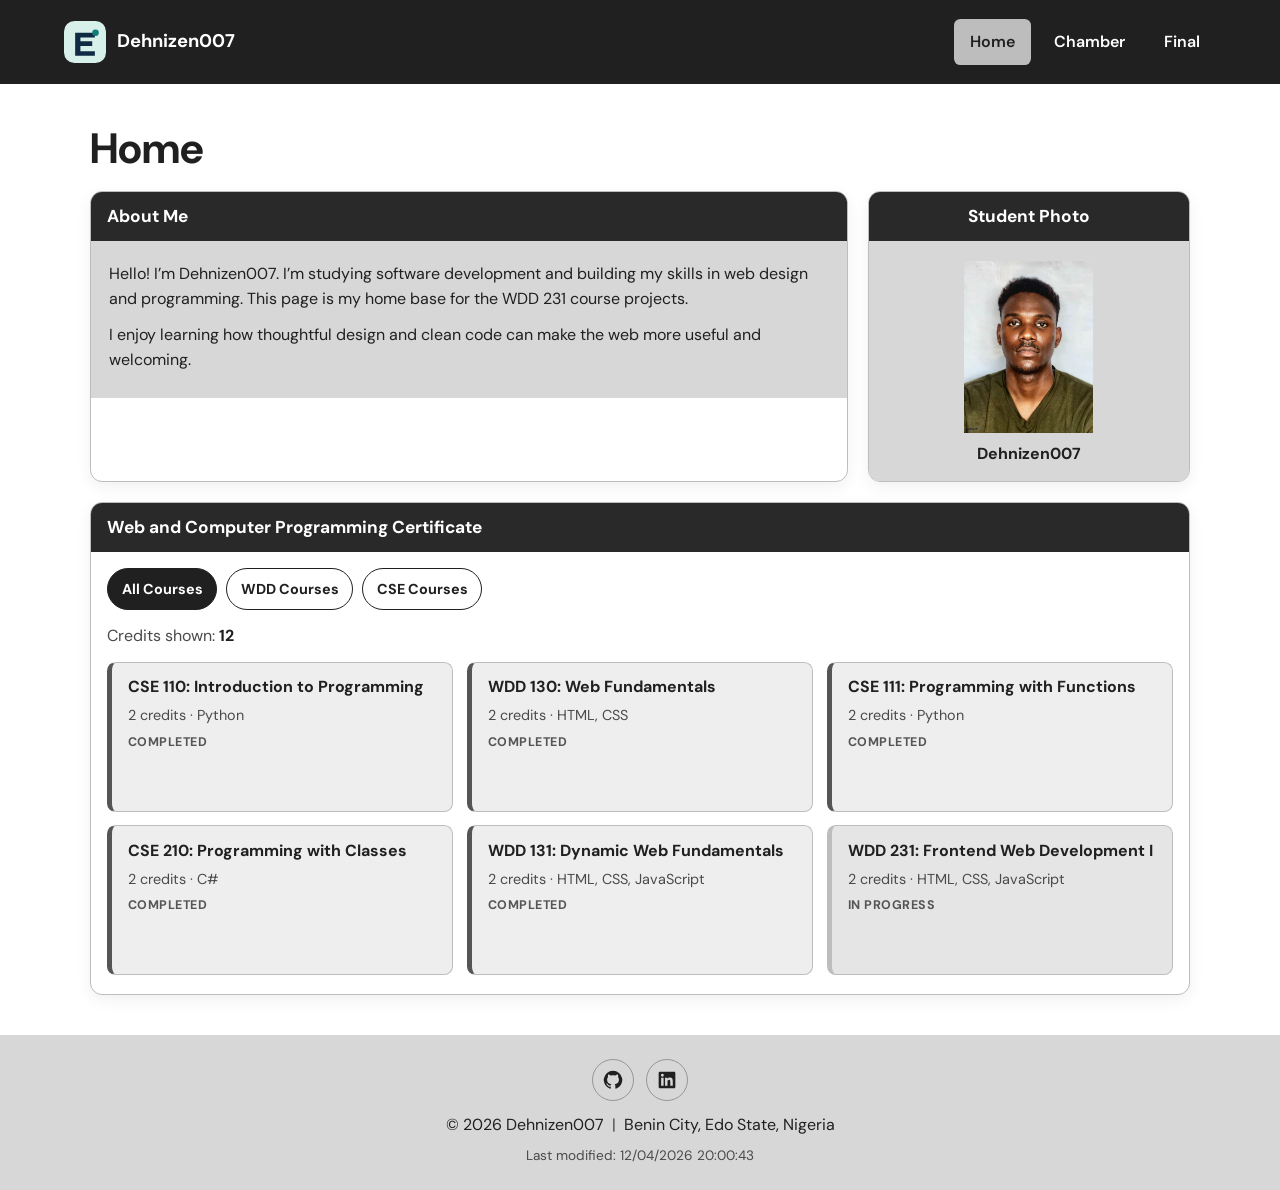
<file: index.html>
<!DOCTYPE html>
<html lang="en">
<head>
    <meta charset="UTF-8">
    <meta name="viewport" content="width=device-width, initial-scale=1.0">
    <meta name="description" content="The course home page of Dennison Ehidiamhen Iyere, a software development student exploring web design and programming.">
    <meta name="author" content="Dehnizen007/Dennison Ehidiamhen Iyere">
    <meta name="theme-color" content="#202020">
    <title>Home | Dehnizen007</title>
    <link rel="icon" href="images/site-logo.svg" type="image/svg+xml">
    <link rel="preconnect" href="https://fonts.googleapis.com">
    <link rel="preconnect" href="https://fonts.gstatic.com" crossorigin>
    <link href="https://fonts.googleapis.com/css2?family=DM+Sans:wght@400;500;600;700&display=swap" rel="stylesheet">
    <link rel="stylesheet" href="styles/small.css">
    <link rel="stylesheet" href="styles/large.css">
    <script src="scripts/navigation.js" defer></script>
    <script src="scripts/courses.js" defer></script>
    <script src="scripts/page.js" defer></script>
</head>
<body>
    <header class="site-header">
        <a class="brand" href="index.html" aria-label="Dehnizen007 home">
            <img src="images/site-logo.svg" alt="Dehnizen007 logo" width="44" height="44">
            <span>Dehnizen007</span>
        </a>
        <button class="menu-toggle" type="button" aria-label="Open navigation menu" aria-expanded="false" aria-controls="primary-navigation">
            <span class="menu-icon" aria-hidden="true"></span>
        </button>
        <nav class="site-nav" id="primary-navigation" aria-label="Primary navigation">
            <ul>
                <li><a href="index.html" aria-current="page">Home</a></li>
                <li><a href="chamber/">Chamber</a></li>
                <li><a href="final/">Final</a></li>
            </ul>
        </nav>
    </header>

    <main class="page-content">
        <h1>Home</h1>

        <div class="intro-grid">
            <section class="panel about-panel" aria-labelledby="about-heading">
                <h2 id="about-heading">About Me</h2>
                <div class="panel-content">
                    <p>Hello! I’m Dehnizen007. I’m studying software development and building my skills in web design and programming. This page is my home base for the WDD 231 course projects.</p>
                    <p>I enjoy learning how thoughtful design and clean code can make the web more useful and welcoming.</p>
                </div>
            </section>

            <section class="panel portrait-panel" aria-labelledby="portrait-heading">
                <h2 id="portrait-heading">Student Photo</h2>
                <figure class="portrait">
                    <img src="images/profile.jpg" alt="Portrait of Dehnizen007" width="300" height="300">
                    <figcaption>Dehnizen007</figcaption>
                </figure>
            </section>
        </div>

        <section class="panel certificate-panel" aria-labelledby="certificate-heading">
            <h2 id="certificate-heading">Web and Computer Programming Certificate</h2>
            <div class="course-filters" role="group" aria-label="Filter courses">
                <button class="filter-button is-active" type="button" data-filter="ALL" aria-pressed="true">All Courses</button>
                <button class="filter-button" type="button" data-filter="WDD" aria-pressed="false">WDD Courses</button>
                <button class="filter-button" type="button" data-filter="CSE" aria-pressed="false">CSE Courses</button>
            </div>
            <p class="credit-summary" aria-live="polite">Credits shown: <strong id="credit-total">0</strong></p>
            <div class="course-list" id="course-list" aria-live="polite"></div>
        </section>
    </main>

    <footer class="site-footer">
        <nav class="social-links" aria-label="Social media">
            <a href="https://github.com/Dehnizen007/wdd231" aria-label="GitHub repository for wdd231" target="_blank" rel="noopener noreferrer">
                <svg viewBox="0 0 24 24" aria-hidden="true"><path d="M12 .9a11.1 11.1 0 0 0-3.51 21.63c.56.1.76-.24.76-.54v-2.08c-3.1.67-3.76-1.32-3.76-1.32-.5-1.29-1.24-1.63-1.24-1.63-1.01-.69.08-.68.08-.68 1.12.08 1.71 1.15 1.71 1.15 1 1.7 2.62 1.21 3.26.93.1-.72.39-1.21.71-1.49-2.47-.28-5.06-1.24-5.06-5.51 0-1.22.44-2.22 1.15-3-.12-.28-.5-1.42.11-2.96 0 0 .94-.3 3.05 1.15a10.6 10.6 0 0 1 5.55 0c2.11-1.45 3.05-1.15 3.05-1.15.61 1.54.23 2.68.11 2.96.72.78 1.15 1.78 1.15 3 0 4.28-2.6 5.22-5.08 5.5.4.35.76 1.02.76 2.06v3.07c0 .3.2.65.77.54A11.1 11.1 0 0 0 12 .9Z"/></svg>
            </a>
            <a href="https://www.linkedin.com/" aria-label="LinkedIn profile; replace this URL with your own" target="_blank" rel="noopener noreferrer">
                <svg viewBox="0 0 24 24" aria-hidden="true"><path d="M20.45 2H3.55C2.69 2 2 2.68 2 3.52v16.96c0 .84.69 1.52 1.55 1.52h16.9c.85 0 1.55-.68 1.55-1.52V3.52c0-.84-.7-1.52-1.55-1.52ZM7.93 18.9H4.97V9.37h2.96v9.53ZM6.45 8.07a1.72 1.72 0 1 1 0-3.44 1.72 1.72 0 0 1 0 3.44Zm12.47 10.83h-2.96v-4.64c0-1.11-.02-2.54-1.55-2.54-1.55 0-1.79 1.21-1.79 2.46v4.72H9.66V9.37h2.84v1.3h.04c.4-.75 1.36-1.55 2.8-1.55 3 0 3.58 1.98 3.58 4.56v5.22Z"/></svg>
            </a>
        </nav>
        <p class="copyright">&copy; <span id="currentyear"></span> Dehnizen007 <span class="footer-divider">|</span> Benin City, Edo State, Nigeria</p>
        <p class="modified">Last modified: <span id="lastModified"></span></p>
    </footer>
</body>
</html>
</file>
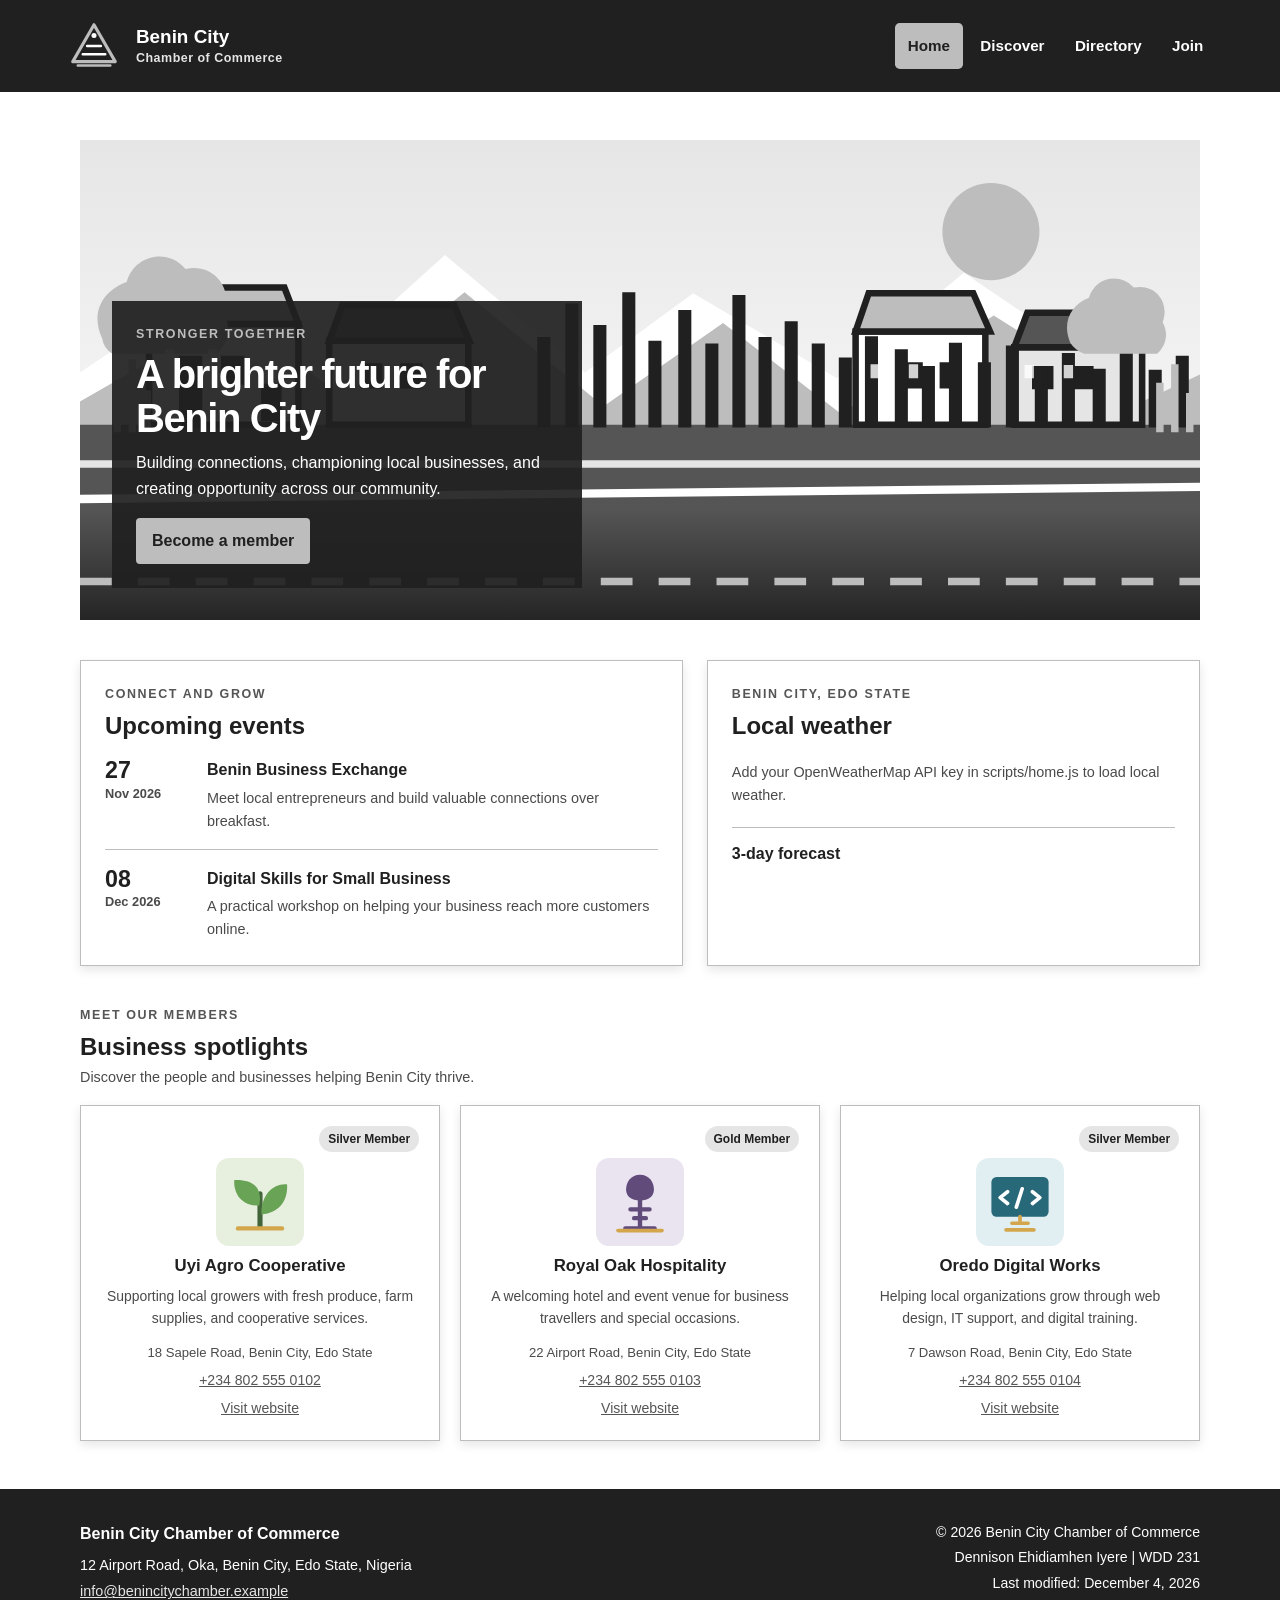
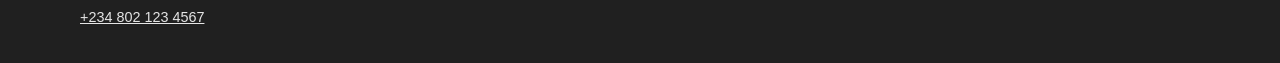
<file: chamber/index.html>
<!DOCTYPE html>
<html lang="en">
<head>
    <meta charset="UTF-8">
    <meta name="viewport" content="width=device-width, initial-scale=1.0">
    <meta name="description" content="Discover local events, business resources, and member businesses with the Benin City Chamber of Commerce.">
    <meta name="author" content="Dennison Ehidiamhen Iyere">
    <meta name="theme-color" content="#202020">
    <meta property="og:title" content="Benin City Chamber of Commerce">
    <meta property="og:description" content="Connecting businesses and creating opportunity in Benin City.">
    <meta property="og:image" content="https://dehnizen007.github.io/wdd231/chamber/images/social-card.png">
    <meta property="og:image:type" content="image/png">
    <meta property="og:image:width" content="1200">
    <meta property="og:image:height" content="630">
    <meta property="og:url" content="https://dehnizen007.github.io/wdd231/chamber/">
    <meta property="og:type" content="website">
    <title>Home | Benin City Chamber of Commerce</title>
    <link rel="icon" href="images/favicon.svg" type="image/svg+xml">
    <link rel="stylesheet" href="styles/reset.css">
    <link rel="stylesheet" href="styles/small.css">
    <link rel="stylesheet" href="styles/large.css">
    <script src="scripts/navigation.js" defer></script>
    <script src="scripts/home.js" defer></script>
    <script src="scripts/footer.js" defer></script>
</head>
<body>
    <a class="skip-link" href="#main-content">Skip to main content</a>
    <header class="site-header">
        <a class="brand" href="index.html" aria-label="Benin City Chamber of Commerce home">
            <img src="images/chamber-logo.svg" alt="" width="56" height="56">
            <span class="brand-name">Benin City <span>Chamber of Commerce</span></span>
        </a>
        <button class="menu-toggle" type="button" aria-label="Open navigation menu" aria-expanded="false" aria-controls="primary-navigation">
            <span class="menu-icon" aria-hidden="true"></span>
        </button>
        <nav class="site-nav" id="primary-navigation" aria-label="Main navigation">
            <ul>
                <li><a href="index.html" aria-current="page">Home</a></li>
                <li><a href="discover.html">Discover</a></li>
                <li><a href="directory.html">Directory</a></li>
                <li><a href="join.html">Join</a></li>
            </ul>
        </nav>
    </header>

    <main class="page-content home-page" id="main-content">
        <section class="home-hero" aria-labelledby="hero-title">
            <img src="images/benin-city-hero.svg" alt="Illustration of Benin City with a welcoming streetscape and local businesses" width="1200" height="540">
            <div class="hero-message">
                <p class="eyebrow">Stronger together</p>
                <h1 id="hero-title">A brighter future for Benin City</h1>
                <p>Building connections, championing local businesses, and creating opportunity across our community.</p>
                <a class="button-link" href="join.html">Become a member</a>
            </div>
        </section>

        <div class="home-highlights">
            <section class="home-panel events-panel" aria-labelledby="events-title">
                <p class="eyebrow">Connect and grow</p>
                <h2 id="events-title">Upcoming events</h2>
                <article class="event-item">
                    <time datetime="2026-11-27"><span>27</span> Nov 2026</time>
                    <div>
                        <h3>Benin Business Exchange</h3>
                        <p>Meet local entrepreneurs and build valuable connections over breakfast.</p>
                    </div>
                </article>
                <article class="event-item">
                    <time datetime="2026-12-08"><span>08</span> Dec 2026</time>
                    <div>
                        <h3>Digital Skills for Small Business</h3>
                        <p>A practical workshop on helping your business reach more customers online.</p>
                    </div>
                </article>
            </section>

            <section class="home-panel weather-panel" aria-labelledby="weather-title">
                <p class="eyebrow">Benin City, Edo State</p>
                <h2 id="weather-title">Local weather</h2>
                <div class="current-weather" id="current-weather" aria-live="polite" aria-busy="true">
                    <p class="weather-status">Loading current conditions…</p>
                </div>
                <h3 class="forecast-heading">3-day forecast</h3>
                <div class="forecast-list" id="forecast-list" aria-live="polite"></div>
            </section>
        </div>

        <section class="spotlights-section" aria-labelledby="spotlights-title">
            <div class="section-heading">
                <p class="eyebrow">Meet our members</p>
                <h2 id="spotlights-title">Business spotlights</h2>
                <p>Discover the people and businesses helping Benin City thrive.</p>
            </div>
            <div class="spotlight-grid" id="spotlight-grid" aria-live="polite" aria-busy="true">
                <p class="spotlight-message">Loading member spotlights…</p>
            </div>
        </section>
    </main>

    <footer class="site-footer">
        <div class="footer-contact">
            <a class="footer-brand" href="index.html">Benin City Chamber of Commerce</a>
            <address>
                12 Airport Road, Oka, Benin City, Edo State, Nigeria<br>
                <a href="mailto:info@benincitychamber.example">info@benincitychamber.example</a><br>
                <a href="tel:+2348021234567">+234 802 123 4567</a>
            </address>
        </div>
        <div class="footer-development">
            <p>© <span id="current-year"></span> Benin City Chamber of Commerce</p>
            <p>Dennison Ehidiamhen Iyere <span aria-hidden="true">|</span> WDD 231</p>
            <p>Last modified: <time id="last-modified"></time></p>
        </div>
    </footer>
</body>
</html>
</file>
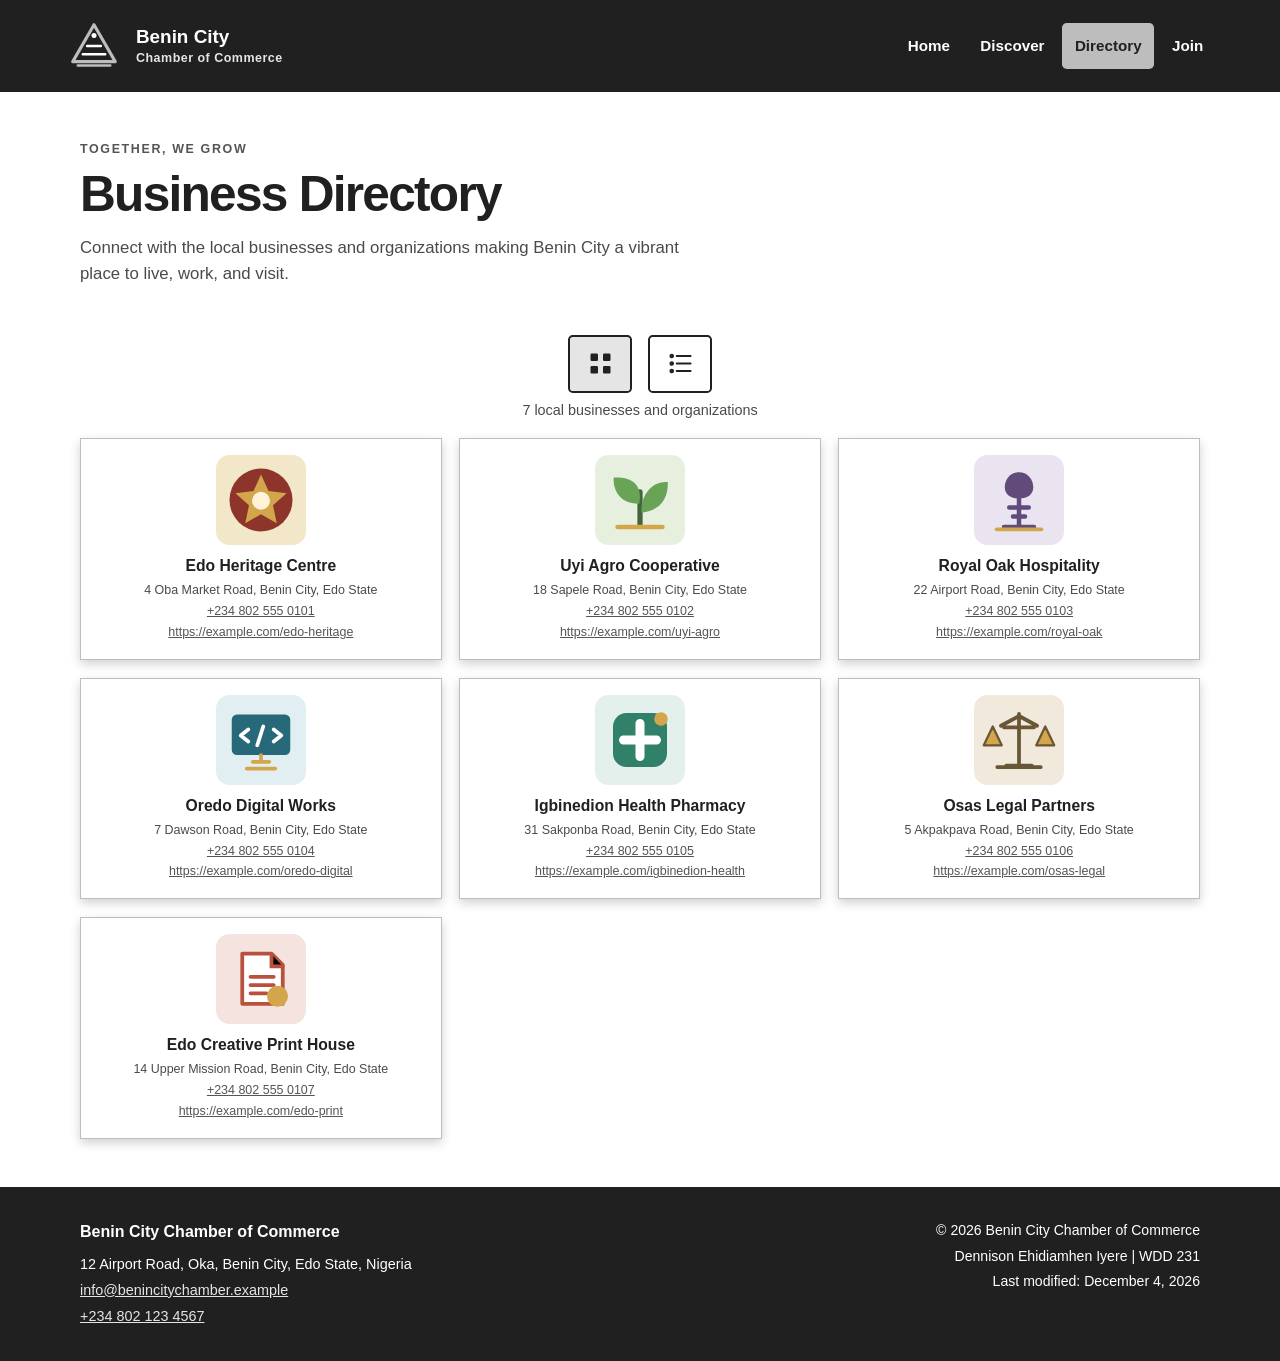
<file: chamber/directory.html>
<!DOCTYPE html>
<html lang="en">
<head>
    <meta charset="UTF-8">
    <meta name="viewport" content="width=device-width, initial-scale=1.0">
    <meta name="description" content="Explore businesses and organizations serving Benin City through the Benin City Chamber of Commerce directory.">
    <meta name="author" content="Dennison Ehidiamhen Iyere">
    <meta name="theme-color" content="#202020">
    <meta property="og:title" content="Member Directory | Benin City Chamber of Commerce">
    <meta property="og:description" content="Meet the businesses and organizations building a stronger Benin City.">
    <meta property="og:image" content="https://dehnizen007.github.io/wdd231/chamber/images/social-card.png">
    <meta property="og:image:type" content="image/png">
    <meta property="og:image:width" content="1200">
    <meta property="og:image:height" content="630">
    <meta property="og:url" content="https://dehnizen007.github.io/wdd231/chamber/directory.html">
    <meta property="og:type" content="website">
    <title>Member Directory | Benin City Chamber of Commerce</title>
    <link rel="icon" href="images/favicon.svg" type="image/svg+xml">
    <link rel="stylesheet" href="styles/reset.css">
    <link rel="stylesheet" href="styles/small.css">
    <link rel="stylesheet" href="styles/large.css">
    <script src="scripts/navigation.js" defer></script>
    <script src="scripts/directory.js" defer></script>
    <script src="scripts/footer.js" defer></script>
</head>
<body>
    <a class="skip-link" href="#main-content">Skip to main content</a>
    <header class="site-header">
        <a class="brand" href="index.html" aria-label="Benin City Chamber of Commerce home">
            <img src="images/chamber-logo.svg" alt="" width="56" height="56">
            <span class="brand-name">Benin City <span>Chamber of Commerce</span></span>
        </a>
        <button class="menu-toggle" type="button" aria-label="Open navigation menu" aria-expanded="false" aria-controls="primary-navigation">
            <span class="menu-icon" aria-hidden="true"></span>
        </button>
        <nav class="site-nav" id="primary-navigation" aria-label="Main navigation">
            <ul>
                <li><a href="index.html">Home</a></li>
                <li><a href="discover.html">Discover</a></li>
                <li><a href="directory.html" aria-current="page">Directory</a></li>
                <li><a href="join.html">Join</a></li>
            </ul>
        </nav>
    </header>

    <main class="page-content" id="main-content">
        <section class="page-intro" aria-labelledby="page-title">
            <p class="eyebrow">Together, we grow</p>
            <h1 id="page-title">Business Directory</h1>
            <p>Connect with the local businesses and organizations making Benin City a vibrant place to live, work, and visit.</p>
        </section>

        <section class="directory" aria-labelledby="directory-heading">
            <h2 class="visually-hidden" id="directory-heading">Chamber of Commerce members</h2>
            <div class="view-controls" role="group" aria-label="Choose member display">
                    <button class="view-button is-active" id="grid-view" type="button" aria-label="Grid view" aria-pressed="true">
                        <svg viewBox="0 0 20 20" aria-hidden="true"><rect x="2" y="2" width="6" height="6" rx="1"/><rect x="12" y="2" width="6" height="6" rx="1"/><rect x="2" y="12" width="6" height="6" rx="1"/><rect x="12" y="12" width="6" height="6" rx="1"/></svg>
                        <span class="visually-hidden">Grid</span>
                    </button>
                    <button class="view-button" id="list-view" type="button" aria-label="List view" aria-pressed="false">
                        <svg viewBox="0 0 20 20" aria-hidden="true"><path d="M7 4h11M7 10h11M7 16h11"/><circle cx="3" cy="4" r="1"/><circle cx="3" cy="10" r="1"/><circle cx="3" cy="16" r="1"/></svg>
                        <span class="visually-hidden">List</span>
                    </button>
            </div>
            <p class="directory-count" id="directory-count" aria-live="polite">Loading members…</p>
            <div class="member-grid" id="member-directory" aria-live="polite" aria-busy="true"></div>
        </section>
    </main>

    <footer class="site-footer">
        <div class="footer-contact">
            <a class="footer-brand" href="index.html">Benin City Chamber of Commerce</a>
            <address>
                12 Airport Road, Oka, Benin City, Edo State, Nigeria<br>
                <a href="mailto:info@benincitychamber.example">info@benincitychamber.example</a><br>
                <a href="tel:+2348021234567">+234 802 123 4567</a>
            </address>
        </div>
        <div class="footer-development">
            <p>© <span id="current-year"></span> Benin City Chamber of Commerce</p>
            <p>Dennison Ehidiamhen Iyere <span aria-hidden="true">|</span> WDD 231</p>
            <p>Last modified: <time id="last-modified"></time></p>
        </div>
    </footer>
</body>
</html>
</file>
<file: styles/small.css>
:root {
    color-scheme: light;
    --ink: #202020;
    --muted: #4a4a4a;
    --navy: #202020;
    --navy-light: #292929;
    --teal: #555555;
    --mint: #e5e5e5;
    --paper: #ffffff;
    --white: #ffffff;
    --line: #bdbdbd;
    --gold: #bdbdbd;
    font-family: "DM Sans", sans-serif;
    font-synthesis: none;
    text-rendering: optimizeLegibility;
}

* {
    box-sizing: border-box;
}

body {
    min-width: 320px;
    margin: 0;
    color: var(--ink);
    background: var(--paper);
    line-height: 1.6;
}

a {
    color: inherit;
}

.site-header {
    position: relative;
    display: flex;
    min-height: 76px;
    align-items: center;
    justify-content: space-between;
    gap: 1rem;
    padding: 0.75rem clamp(1rem, 5vw, 4rem);
    color: var(--white);
    background: var(--navy);
}

.brand {
    display: inline-flex;
    align-items: center;
    gap: 0.7rem;
    color: var(--white);
    font-size: 1.15rem;
    font-weight: 700;
    text-decoration: none;
}

.brand img {
    display: block;
    width: 42px;
    height: 42px;
}

.menu-toggle {
    display: none;
    width: 44px;
    height: 44px;
    align-items: center;
    justify-content: center;
    border: 1px solid rgb(255 255 255 / 35%);
    border-radius: 0.5rem;
    color: var(--white);
    background: transparent;
    cursor: pointer;
}

body.has-menu .menu-toggle {
    display: inline-flex;
}

.menu-icon,
.menu-icon::before,
.menu-icon::after {
    display: block;
    width: 21px;
    height: 2px;
    border-radius: 2px;
    background: currentColor;
}

.menu-icon {
    position: relative;
}

.menu-icon::before,
.menu-icon::after {
    position: absolute;
    left: 0;
    content: "";
}

.menu-icon::before {
    top: -7px;
}

.menu-icon::after {
    top: 7px;
}

.site-nav {
    position: absolute;
    z-index: 2;
    top: 100%;
    right: 0;
    left: 0;
    background: var(--navy);
}

.site-nav ul {
    display: flex;
    flex-direction: column;
    gap: 0.25rem;
    margin: 0;
    padding: 0.5rem 1rem 1rem;
    list-style: none;
}

.site-nav a {
    display: block;
    padding: 0.65rem 0.85rem;
    border-radius: 0.4rem;
    color: var(--white);
    font-weight: 600;
    text-decoration: none;
    transition: background-color 160ms ease, color 160ms ease;
}

.site-nav a:hover,
.site-nav a:focus-visible {
    color: var(--navy);
    background: var(--mint);
}

.site-nav a[aria-current="page"] {
    color: var(--navy);
    background: var(--gold);
}

body.has-menu .site-nav {
    display: none;
}

body.has-menu .site-nav.is-open {
    display: block;
}

.page-content {
    width: min(100% - 2rem, 1100px);
    margin: 0 auto;
    padding: 1.5rem 0 2.5rem;
}

h1 {
    margin: 0 0 1rem;
    color: var(--navy);
    font-size: clamp(2rem, 7vw, 2.65rem);
    line-height: 1.2;
}

h2 {
    margin: 0;
    padding: 0.8rem 1rem;
    color: var(--white);
    background: var(--navy-light);
    font-size: 1.08rem;
    line-height: 1.35;
}

.intro-grid {
    display: grid;
    gap: 1rem;
    margin-bottom: 1rem;
}

.panel {
    overflow: hidden;
    border: 1px solid var(--line);
    border-radius: 0.75rem;
    background: var(--white);
    box-shadow: 0 5px 16px rgb(0 0 0 / 6%);
}

.panel-content {
    padding: 0.65rem 1.15rem 1rem;
    background: #d7d7d7;
}

.panel-content p {
    margin: 0.6rem 0;
}

.portrait-panel {
    text-align: center;
}

.portrait {
    display: grid;
    min-height: 225px;
    align-content: center;
    justify-items: center;
    gap: 0.55rem;
    margin: 0;
    padding: 1rem;
    background: #d7d7d7;
}

.portrait img {
    display: block;
    width: min(100%, 190px);
    max-height: 172px;
    object-fit: contain;
}

.portrait figcaption {
    color: var(--navy);
    font-weight: 700;
}

.certificate-panel {
    padding-bottom: 1.15rem;
}

.course-filters {
    display: flex;
    flex-wrap: wrap;
    gap: 0.55rem;
    padding: 1rem 1rem 0;
}

.filter-button {
    min-height: 42px;
    padding: 0.55rem 0.85rem;
    border: 1px solid var(--navy);
    border-radius: 999px;
    color: var(--navy);
    background: var(--white);
    font: inherit;
    font-size: 0.9rem;
    font-weight: 700;
    cursor: pointer;
    transition: color 160ms ease, background-color 160ms ease, border-color 160ms ease;
}

.filter-button:hover,
.filter-button:focus-visible,
.filter-button.is-active {
    color: var(--white);
    background: var(--navy);
}

.filter-button:focus-visible,
.menu-toggle:focus-visible,
.social-links a:focus-visible {
    outline: 3px solid var(--gold);
    outline-offset: 3px;
}

.credit-summary {
    margin: 0.8rem 1rem 0;
    color: var(--muted);
}

.credit-summary strong {
    color: var(--navy);
}

.course-list {
    display: grid;
    gap: 0.7rem;
    padding: 0.8rem 1rem 0;
}

.course-card {
    padding: 0.85rem 1rem;
    border: 1px solid var(--line);
    border-left: 5px solid var(--navy-light);
    border-radius: 0.55rem;
    background: var(--white);
}

.course-card.is-completed {
    border-color: #bdbdbd;
    border-left-color: var(--teal);
    background: #eeeeee;
}

.course-card.is-progress {
    border-color: #bdbdbd;
    border-left-color: var(--gold);
    background: #e5e5e5;
}

.course-card h3 {
    margin: 0;
    color: var(--navy);
    font-size: 1rem;
    line-height: 1.4;
}

.course-card p {
    margin: 0.35rem 0 0;
    color: var(--muted);
    font-size: 0.9rem;
}

.course-card .course-status {
    color: var(--teal);
    font-size: 0.78rem;
    font-weight: 700;
    letter-spacing: 0.04em;
    text-transform: uppercase;
}

.course-empty {
    margin: 0;
    padding: 1rem;
    border-radius: 0.5rem;
    color: var(--muted);
    background: var(--paper);
}

.site-footer {
    display: grid;
    justify-items: center;
    gap: 0.45rem;
    padding: 1.5rem 1rem;
    color: var(--ink);
    background: #d7d7d7;
    text-align: center;
}

.social-links {
    display: flex;
    justify-content: center;
    gap: 0.75rem;
    margin-bottom: 0.25rem;
}

.social-links a {
    display: grid;
    width: 42px;
    height: 42px;
    place-items: center;
    border: 1px solid rgb(0 0 0 / 30%);
    border-radius: 50%;
    color: var(--ink);
    transition: color 160ms ease, background-color 160ms ease;
}

.social-links a:hover {
    color: var(--white);
    background: var(--navy);
}

.social-links svg {
    width: 20px;
    height: 20px;
    fill: currentColor;
}

.site-footer p {
    margin: 0;
}

.modified {
    color: var(--muted);
    font-size: 0.85rem;
}

.footer-divider {
    padding: 0 0.25rem;
    color: var(--muted);
}

@media (prefers-reduced-motion: reduce) {
    *,
    *::before,
    *::after {
        scroll-behavior: auto !important;
        transition-duration: 0.01ms !important;
    }
}
</file>
<file: styles/large.css>
@media (min-width: 700px) {
    .site-header {
        min-height: 84px;
    }

    .menu-toggle {
        display: none !important;
    }

    .site-nav,
    body.has-menu .site-nav,
    body.has-menu .site-nav.is-open {
        position: static;
        display: block;
        background: transparent;
    }

    .site-nav ul {
        flex-direction: row;
        align-items: center;
        gap: 0.45rem;
        padding: 0;
    }

    .site-nav a {
        padding: 0.65rem 1rem;
    }

    .page-content {
        padding-top: 2rem;
    }

    .intro-grid {
        grid-template-columns: minmax(0, 1.7fr) minmax(240px, 1fr);
        align-items: stretch;
        gap: 1.15rem;
        margin-bottom: 1.15rem;
    }

    .portrait {
        height: calc(100% - 43px);
        min-height: 240px;
    }

    .course-list {
        grid-template-columns: repeat(2, minmax(0, 1fr));
    }
}

@media (min-width: 1000px) {
    .page-content {
        padding-top: 2.5rem;
    }

    .intro-grid {
        grid-template-columns: minmax(0, 2fr) minmax(260px, 0.85fr);
        gap: 1.25rem;
        margin-bottom: 1.25rem;
    }

    .course-list {
        grid-template-columns: repeat(3, minmax(0, 1fr));
        gap: 0.85rem;
    }

    .course-card {
        min-height: 150px;
    }
}
</file>
<file: chamber/styles/small.css>
:root {
    color-scheme: light;
    --forest: #202020;
    --forest-deep: #202020;
    --green: #555555;
    --gold: #bdbdbd;
    --gold-light: #e5e5e5;
    --ink: #202020;
    --muted: #4a4a4a;
    --paper: #ffffff;
    --white: #fff;
    --line: #bdbdbd;
    font-family: "Segoe UI", Arial, sans-serif;
    font-synthesis: none;
    text-rendering: optimizeLegibility;
}

body {
    color: var(--ink);
    background: var(--paper);
    line-height: 1.6;
}

a {
    color: var(--green);
}

a:hover {
    color: var(--forest-deep);
}

.skip-link {
    position: absolute;
    z-index: 5;
    top: 0.5rem;
    left: 0.5rem;
    padding: 0.65rem 1rem;
    transform: translateY(-160%);
    color: var(--white);
    background: var(--forest-deep);
}

.skip-link:focus {
    transform: translateY(0);
}

.site-header {
    position: relative;
    display: flex;
    min-height: 82px;
    align-items: center;
    justify-content: space-between;
    gap: 1rem;
    padding: 0.7rem clamp(1rem, 5vw, 4rem);
    color: var(--white);
    background: var(--forest);
}

.brand {
    display: inline-flex;
    min-width: 0;
    align-items: center;
    gap: 0.75rem;
    color: inherit;
    text-decoration: none;
}

.brand img {
    width: 52px;
    height: 52px;
    flex: 0 0 auto;
}

.brand-name {
    font-size: 1.05rem;
    font-weight: 750;
    line-height: 1.2;
}

.brand-name span {
    display: block;
    margin-top: 0.2rem;
    color: #e5e5e5;
    font-size: 0.78rem;
    font-weight: 600;
    letter-spacing: 0.04em;
}

.menu-toggle {
    display: none;
    width: 44px;
    height: 44px;
    align-items: center;
    justify-content: center;
    border: 1px solid rgb(255 255 255 / 45%);
    border-radius: 0.4rem;
    color: var(--white);
    background: transparent;
    cursor: pointer;
}

body.has-menu .menu-toggle {
    display: inline-flex;
}

.menu-icon,
.menu-icon::before,
.menu-icon::after {
    display: block;
    width: 21px;
    height: 2px;
    border-radius: 2px;
    background: currentColor;
}

.menu-icon {
    position: relative;
}

.menu-icon::before,
.menu-icon::after {
    position: absolute;
    left: 0;
    content: "";
}

.menu-icon::before {
    top: -7px;
}

.menu-icon::after {
    top: 7px;
}

.site-nav {
    position: absolute;
    z-index: 2;
    top: 100%;
    right: 0;
    left: 0;
    background: var(--forest);
}

.site-nav ul {
    display: flex;
    flex-direction: column;
    gap: 0.25rem;
    padding: 0.5rem 1rem 1rem;
    list-style: none;
}

.site-nav a {
    display: block;
    padding: 0.7rem 0.85rem;
    border-radius: 0.3rem;
    color: var(--white);
    font-size: 0.95rem;
    font-weight: 650;
    text-decoration: none;
}

.site-nav a:hover,
.site-nav a:focus-visible {
    color: var(--forest-deep);
    background: var(--gold-light);
}

.site-nav a[aria-current="page"] {
    color: var(--forest-deep);
    background: var(--gold);
}

body.has-menu .site-nav {
    display: none;
}

body.has-menu .site-nav.is-open {
    display: block;
}

.page-content {
    width: min(100% - 2rem, 1120px);
    min-height: 60vh;
    margin: 0 auto;
    padding: 2.2rem 0 3rem;
}

.page-intro {
    max-width: 700px;
    margin-bottom: 2rem;
}

.eyebrow {
    margin-bottom: 0.45rem;
    color: var(--green);
    font-size: 0.78rem;
    font-weight: 750;
    letter-spacing: 0.13em;
    text-transform: uppercase;
}

h1 {
    color: var(--forest-deep);
    font-size: clamp(2rem, 8vw, 3.1rem);
    letter-spacing: -0.035em;
    line-height: 1.1;
}

.page-intro > p:last-child {
    max-width: 620px;
    margin-top: 0.8rem;
    color: var(--muted);
    font-size: 1.05rem;
}

.directory {
    padding-top: 0.4rem;
}

.directory-count {
    margin: 0.4rem 0 1rem;
    color: var(--muted);
    font-size: 0.9rem;
    text-align: center;
}

.view-controls {
    display: flex;
    justify-content: center;
    gap: 1rem;
}

.view-button {
    display: grid;
    width: 64px;
    height: 58px;
    align-items: center;
    justify-items: center;
    padding: 0.7rem;
    border: 2px solid var(--forest);
    border-radius: 0.3rem;
    color: var(--forest);
    background: var(--white);
    cursor: pointer;
}

.view-button svg {
    width: 25px;
    height: 25px;
    fill: var(--forest);
}

#list-view svg {
    fill: none;
    stroke: currentColor;
    stroke-width: 1.7;
    stroke-linecap: round;
}

.view-button:hover,
.view-button.is-active {
    color: var(--forest);
    background: var(--gold-light);
}

.member-grid {
    display: grid;
    grid-template-columns: minmax(0, 1fr);
    gap: 1.1rem;
}

.member-card {
    display: flex;
    min-width: 0;
    flex-direction: column;
    align-items: center;
    gap: 0.35rem;
    padding: 1rem;
    border: 1px solid var(--line);
    background: var(--white);
    box-shadow: 0 4px 10px rgb(0 0 0 / 18%);
    text-align: center;
}

.member-logo {
    width: 100%;
    height: 90px;
    margin-bottom: 0.35rem;
    object-fit: contain;
}

.member-details {
    min-width: 0;
}

.member-details h3 {
    color: var(--forest-deep);
    font-size: 0.98rem;
    line-height: 1.3;
    overflow-wrap: anywhere;
}

.member-contact {
    display: grid;
    gap: 0.05rem;
    margin-top: 0.3rem;
    color: var(--muted);
    font-size: 0.78rem;
    overflow-wrap: anywhere;
}

.member-contact address {
    font-style: normal;
}

.member-contact a {
    justify-self: center;
    overflow-wrap: anywhere;
}

.member-description,
.membership {
    display: none;
}

.member-grid.is-list {
    grid-template-columns: minmax(0, 1fr);
    gap: 0;
    border-top: 1px solid var(--line);
}

.member-grid.is-list .member-card {
    display: grid;
    grid-template-columns: minmax(0, 1fr) minmax(0, 1.2fr);
    align-items: start;
    gap: 0.25rem 0.75rem;
    padding: 0.8rem 0.6rem;
    border: 0;
    border-bottom: 1px solid var(--line);
    text-align: left;
    box-shadow: none;
}

.member-grid.is-list .member-card:nth-child(even) {
    background: #e5e5e5;
}

.member-grid.is-list .member-logo {
    display: none;
}

.member-grid.is-list .member-details,
.member-grid.is-list .member-contact {
    display: contents;
}

.member-grid.is-list .member-details h3 {
    grid-column: 1;
    grid-row: 1;
    font-size: 0.9rem;
    font-weight: 500;
}

.member-grid.is-list .member-contact address {
    grid-column: 2;
    grid-row: 1;
    font-size: 0.88rem;
}

.member-grid.is-list .member-contact a:first-of-type {
    grid-column: 1;
    grid-row: 2;
    justify-self: start;
    font-size: 0.86rem;
}

.member-grid.is-list .member-contact a:last-of-type {
    grid-column: 2;
    grid-row: 2;
    justify-self: start;
    font-size: 0.86rem;
}

.directory-message {
    grid-column: 1 / -1;
    padding: 1.2rem;
    border: 1px solid var(--line);
    border-radius: 0.45rem;
    color: var(--muted);
    background: var(--white);
}

.home-page {
    display: grid;
    gap: 2rem;
}

.home-hero {
    position: relative;
    overflow: hidden;
    min-height: 390px;
    background: var(--forest);
}

.home-hero > img {
    position: absolute;
    width: 100%;
    height: 100%;
    object-fit: cover;
}

.hero-message {
    position: absolute;
    right: 1rem;
    bottom: 1rem;
    left: 1rem;
    max-width: 470px;
    padding: 1.15rem;
    color: var(--white);
    background: rgb(32 32 32 / 92%);
}

.hero-message .eyebrow {
    color: var(--gold);
}

.hero-message h1 {
    color: var(--white);
    font-size: clamp(1.75rem, 8vw, 2.5rem);
}

.hero-message > p:not(.eyebrow) {
    margin: 0.65rem 0 1rem;
    color: #fff;
}

.button-link {
    display: inline-block;
    padding: 0.65rem 1rem;
    border-radius: 0.25rem;
    color: var(--forest);
    background: var(--gold);
    font-weight: 750;
    text-decoration: none;
}

.button-link:hover,
.button-link:focus-visible {
    color: var(--forest);
    background: var(--gold-light);
}

.home-highlights {
    display: grid;
    gap: 1.2rem;
}

.home-panel {
    min-width: 0;
    padding: 1.25rem;
    border: 1px solid var(--line);
    background: var(--white);
    box-shadow: 0 4px 10px rgb(0 0 0 / 10%);
}

.home-panel h2,
.section-heading h2 {
    color: var(--forest-deep);
    font-size: 1.5rem;
    line-height: 1.2;
}

.event-item {
    display: grid;
    grid-template-columns: 90px minmax(0, 1fr);
    gap: 0.75rem;
    padding: 1rem 0;
    border-bottom: 1px solid var(--line);
}

.event-item:last-child {
    padding-bottom: 0;
    border-bottom: 0;
}

.event-item time {
    color: var(--muted);
    font-size: 0.8rem;
    font-weight: 650;
}

.event-item time span {
    display: block;
    color: var(--forest);
    font-size: 1.45rem;
    font-weight: 800;
    line-height: 1.15;
}

.event-item h3 {
    color: var(--forest);
    font-size: 1rem;
}

.event-item p,
.section-heading > p:last-child {
    margin-top: 0.25rem;
    color: var(--muted);
    font-size: 0.9rem;
}

.current-weather {
    display: flex;
    min-height: 86px;
    flex-wrap: wrap;
    align-items: center;
    gap: 0.25rem 1rem;
    padding: 0.8rem 0;
}

.current-temperature {
    color: var(--forest);
    font-size: 2.6rem;
    font-weight: 800;
    line-height: 1;
}

.current-description {
    color: var(--muted);
    font-size: 1rem;
    text-transform: capitalize;
}

.weather-status,
.forecast-message {
    color: var(--muted);
    font-size: 0.9rem;
}

.forecast-heading {
    padding-top: 0.8rem;
    border-top: 1px solid var(--line);
    color: var(--forest);
    font-size: 1rem;
}

.forecast-list {
    display: grid;
    gap: 0.5rem;
    margin-top: 0.5rem;
}

.forecast-day {
    display: grid;
    grid-template-columns: minmax(70px, 1fr) auto minmax(90px, 1.2fr);
    align-items: center;
    gap: 0.5rem;
    padding: 0.55rem 0;
    color: var(--muted);
    font-size: 0.82rem;
}

.forecast-temperature {
    color: var(--forest);
    font-size: 1rem;
    font-weight: 750;
}

.forecast-day p:last-child {
    text-align: right;
    text-transform: capitalize;
}

.section-heading {
    margin-bottom: 1rem;
}

.spotlight-grid {
    display: grid;
    grid-template-columns: minmax(0, 1fr);
    gap: 1rem;
}

.spotlight-card {
    display: flex;
    min-width: 0;
    flex-direction: column;
    align-items: center;
    padding: 1.25rem;
    border: 1px solid var(--line);
    background: var(--white);
    box-shadow: 0 4px 10px rgb(0 0 0 / 10%);
    text-align: center;
}

.spotlight-membership {
    align-self: flex-end;
    padding: 0.2rem 0.55rem;
    border-radius: 1rem;
    color: var(--forest);
    background: var(--gold-light);
    font-size: 0.75rem;
    font-weight: 750;
}

.spotlight-logo {
    width: 88px;
    height: 88px;
    margin: 0.4rem 0;
    object-fit: contain;
}

.spotlight-card h3 {
    color: var(--forest);
    font-size: 1.05rem;
}

.spotlight-description {
    min-height: 3.2em;
    margin-top: 0.35rem;
    color: var(--muted);
    font-size: 0.87rem;
}

.spotlight-contact {
    margin-top: 0.8rem;
    color: var(--muted);
    font-size: 0.82rem;
    font-style: normal;
}

.spotlight-card > a {
    margin-top: 0.35rem;
    font-size: 0.88rem;
    overflow-wrap: anywhere;
}

.spotlight-message {
    grid-column: 1 / -1;
    padding: 1rem;
    border: 1px solid var(--line);
    color: var(--muted);
    background: var(--white);
}

.site-footer {
    display: grid;
    gap: 1.4rem;
    padding: 1.7rem max(1rem, calc((100% - 1120px) / 2));
    color: var(--white);
    background: var(--forest-deep);
}

.footer-brand {
    color: var(--white);
    font-weight: 750;
    text-decoration: none;
}

.footer-contact address {
    margin-top: 0.45rem;
    color: #ffffff;
    font-size: 0.9rem;
    font-style: normal;
    line-height: 1.8;
}

.footer-contact address a {
    color: #e5e5e5;
}

.footer-development {
    padding-top: 1rem;
    border-top: 1px solid rgb(255 255 255 / 25%);
    color: #ffffff;
    font-size: 0.88rem;
}

.footer-development p + p {
    margin-top: 0.2rem;
}

.site-header a:focus-visible,
.site-footer a:focus-visible,
.menu-toggle:focus-visible,
.view-button:focus-visible,
.button-link:focus-visible {
    outline: 3px solid var(--gold);
    outline-offset: 3px;
}

.visually-hidden {
    position: absolute;
    width: 1px;
    height: 1px;
    overflow: hidden;
    clip: rect(0, 0, 0, 0);
    white-space: nowrap;
    clip-path: inset(50%);
}

@media (prefers-reduced-motion: reduce) {
    *,
    *::before,
    *::after {
        scroll-behavior: auto !important;
        transition-duration: 0.01ms !important;
    }
}
</file>
<file: chamber/styles/large.css>
@media (min-width: 700px) {
    .site-header {
        min-height: 92px;
    }

    .brand img {
        width: 60px;
        height: 60px;
    }

    .brand-name {
        font-size: 1.18rem;
    }

    .menu-toggle {
        display: none !important;
    }

    .site-nav,
    body.has-menu .site-nav,
    body.has-menu .site-nav.is-open {
        position: static;
        display: block;
        background: transparent;
    }

    .site-nav ul {
        flex-direction: row;
        align-items: center;
        gap: 0.3rem;
        padding: 0;
    }

    .site-nav a {
        padding: 0.65rem 0.8rem;
    }

    .page-content {
        padding-top: 3rem;
    }

    .home-page {
        gap: 2.5rem;
    }

    .home-hero {
        min-height: 440px;
    }

    .hero-message {
        right: auto;
        bottom: 2rem;
        left: 2rem;
        padding: 1.5rem;
    }

    .home-highlights {
        grid-template-columns: 1.1fr 0.9fr;
        align-items: stretch;
        gap: 1.5rem;
    }

    .home-panel {
        padding: 1.5rem;
    }

    .spotlight-grid {
        grid-template-columns: repeat(2, minmax(0, 1fr));
        gap: 1.25rem;
    }

    .page-intro {
        margin-bottom: 2.5rem;
    }

    .member-grid:not(.is-list) {
        grid-template-columns: repeat(2, minmax(0, 1fr));
    }

    .site-footer {
        grid-template-columns: 1fr 1fr;
        align-items: start;
        gap: 2rem;
        padding-top: 2rem;
        padding-bottom: 2rem;
    }

    .footer-development {
        padding-top: 0;
        border-top: 0;
        text-align: right;
    }
}

@media (min-width: 900px) {
    .member-grid.is-list .member-card {
        grid-template-columns: minmax(145px, 1.1fr) minmax(160px, 1.1fr) minmax(125px, 0.85fr) minmax(210px, 1.55fr);
        align-items: start;
        gap: 0 0.8rem;
        padding: 0.8rem 0.65rem;
    }

    .member-grid.is-list .member-details h3 {
        grid-column: 1;
        grid-row: 1;
        font-size: 0.94rem;
    }

    .member-grid.is-list .member-contact address {
        grid-column: 2;
        grid-row: 1;
        font-size: 0.94rem;
    }

    .member-grid.is-list .member-contact a:first-of-type {
        grid-column: 3;
        grid-row: 1;
        font-size: 0.94rem;
    }

    .member-grid.is-list .member-contact a:last-of-type {
        grid-column: 4;
        grid-row: 1;
        font-size: 0.94rem;
    }
}

@media (min-width: 1050px) {
    .member-grid:not(.is-list) {
        grid-template-columns: repeat(3, minmax(0, 1fr));
    }

    .home-hero {
        min-height: 480px;
    }

    .spotlight-grid {
        grid-template-columns: repeat(3, minmax(0, 1fr));
    }
}
</file>
